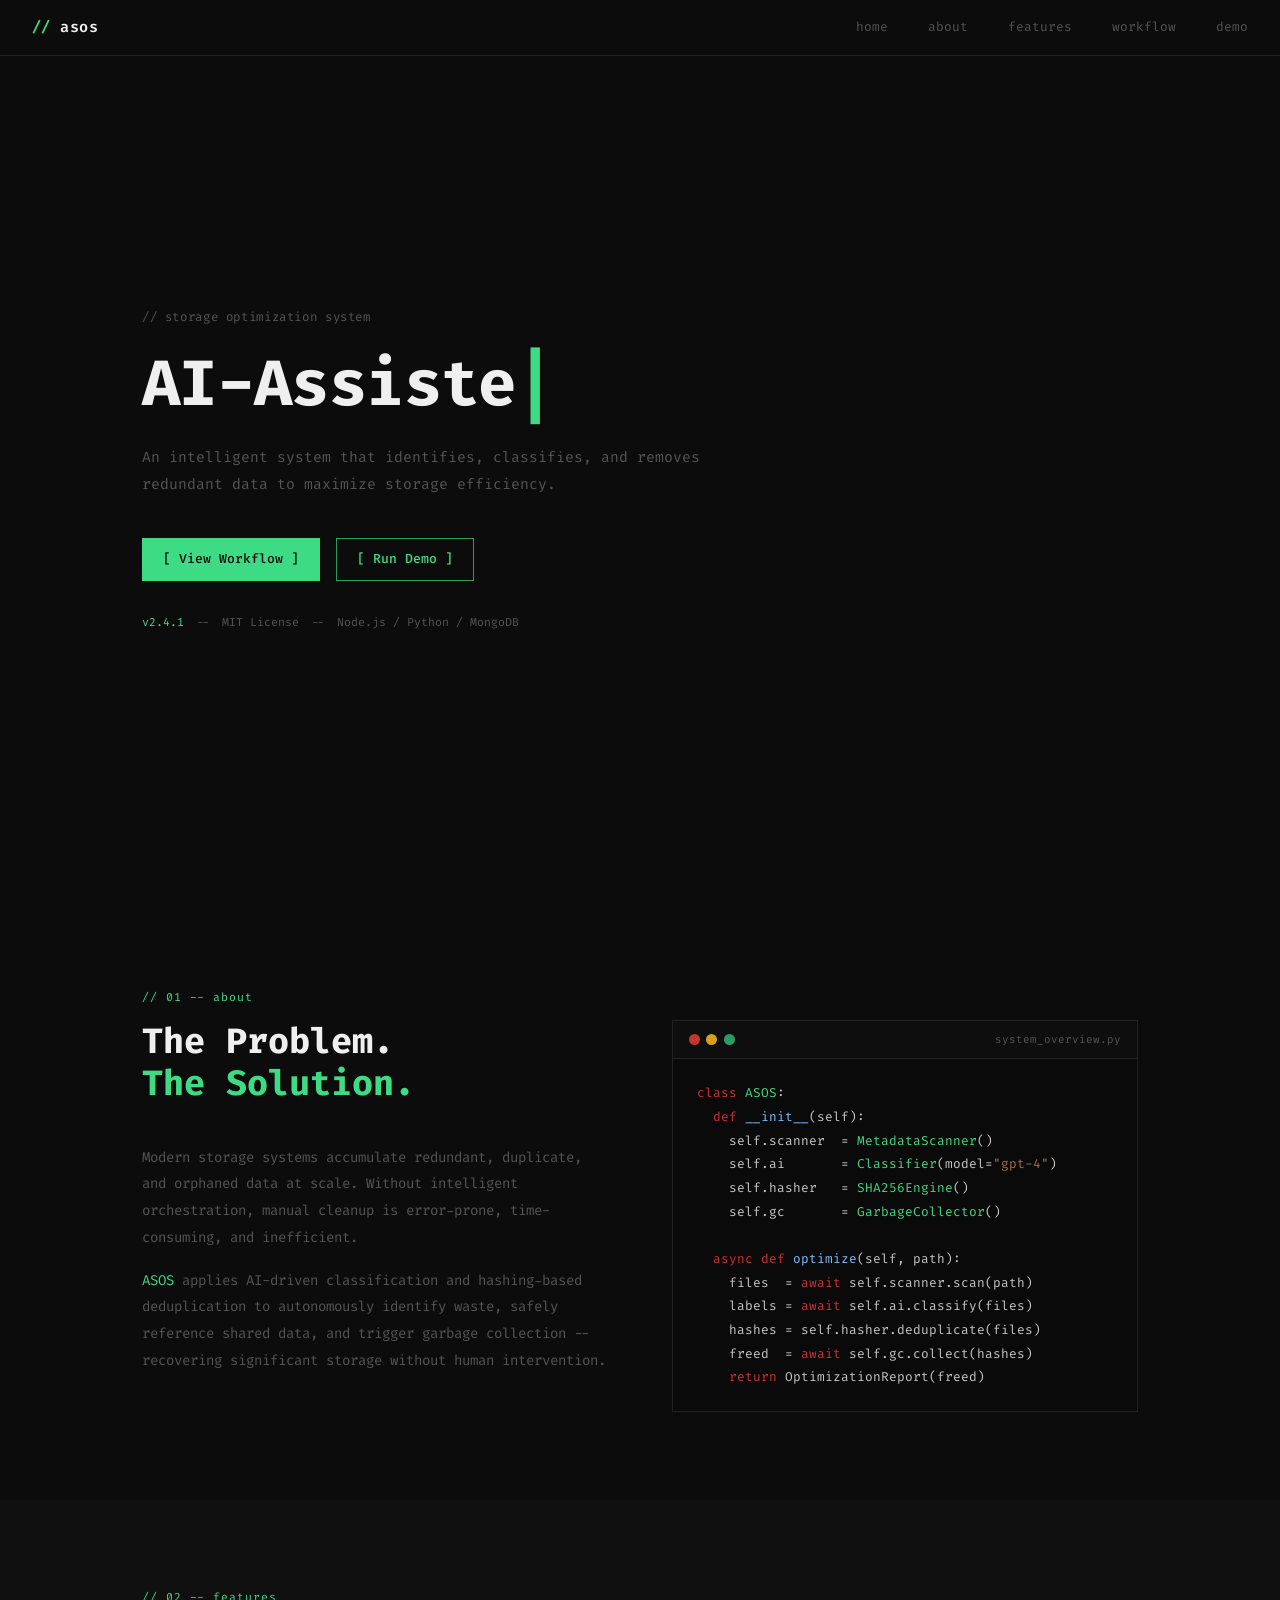
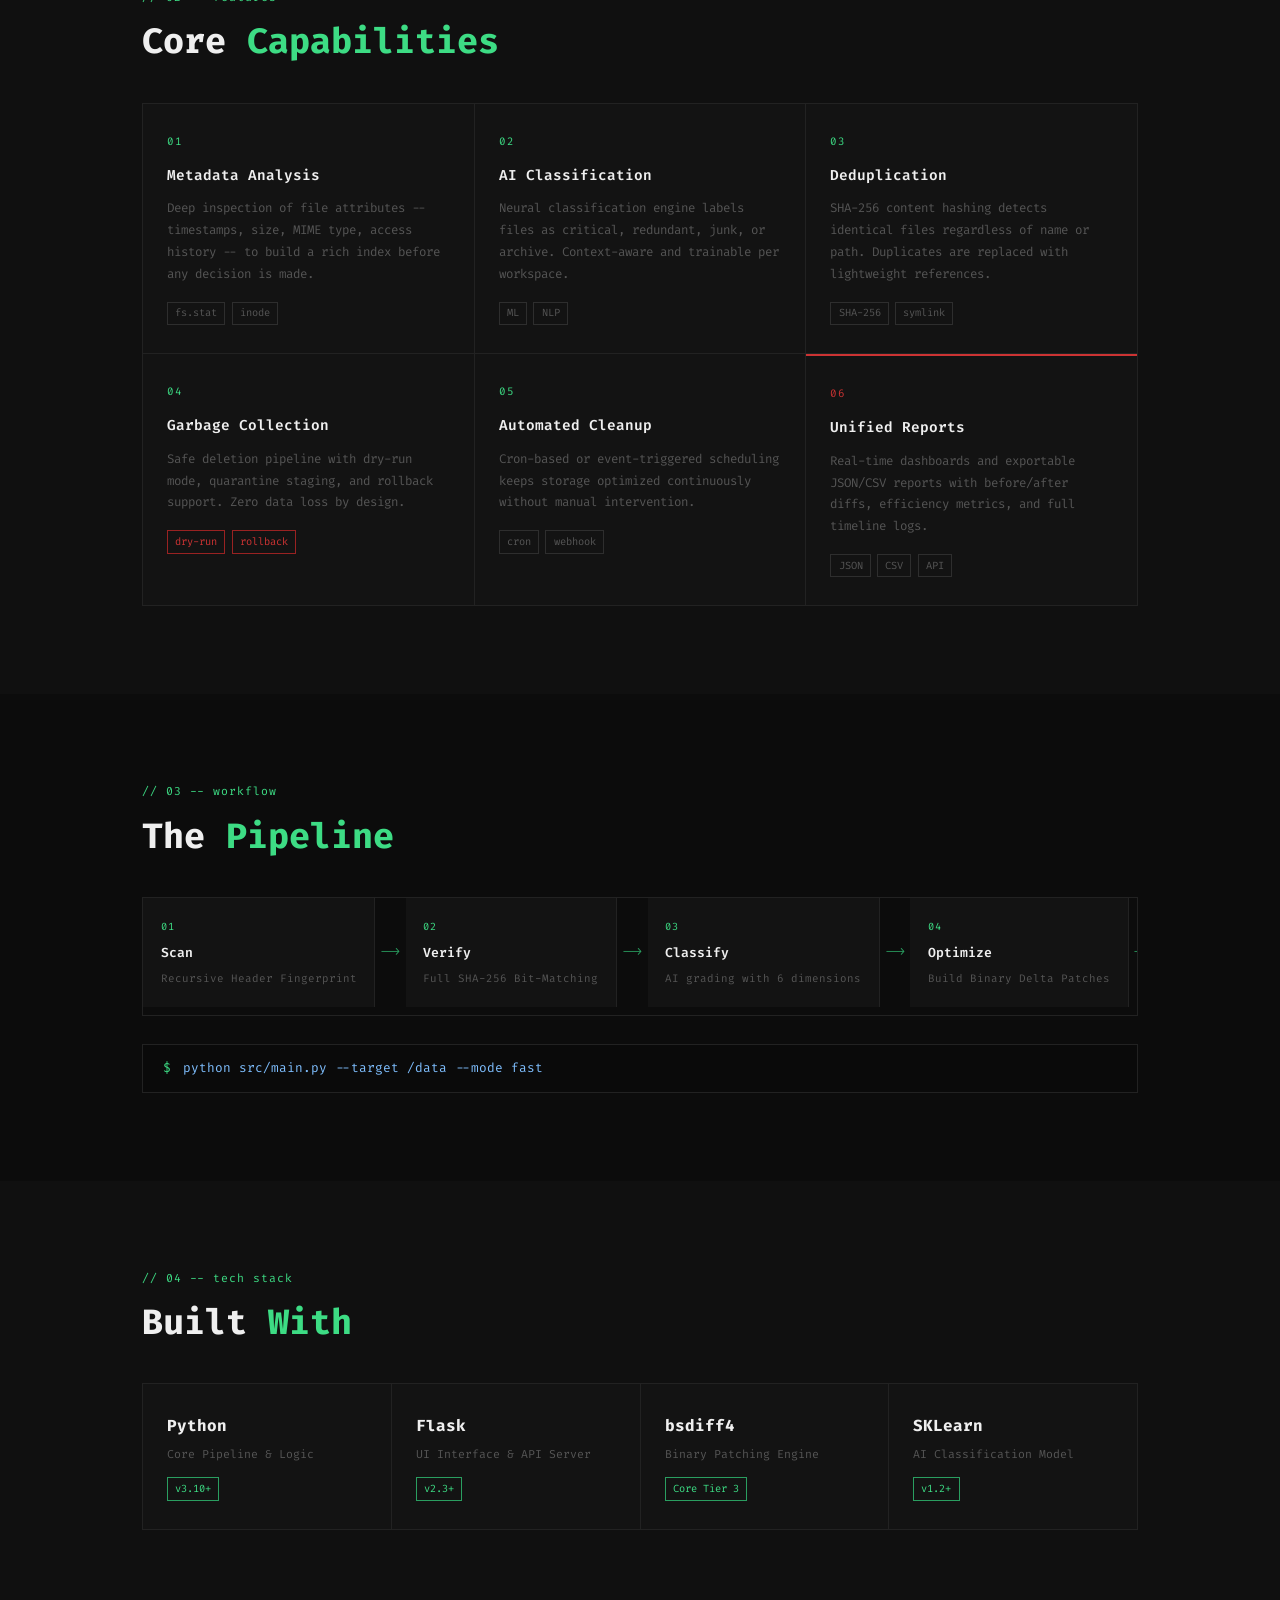
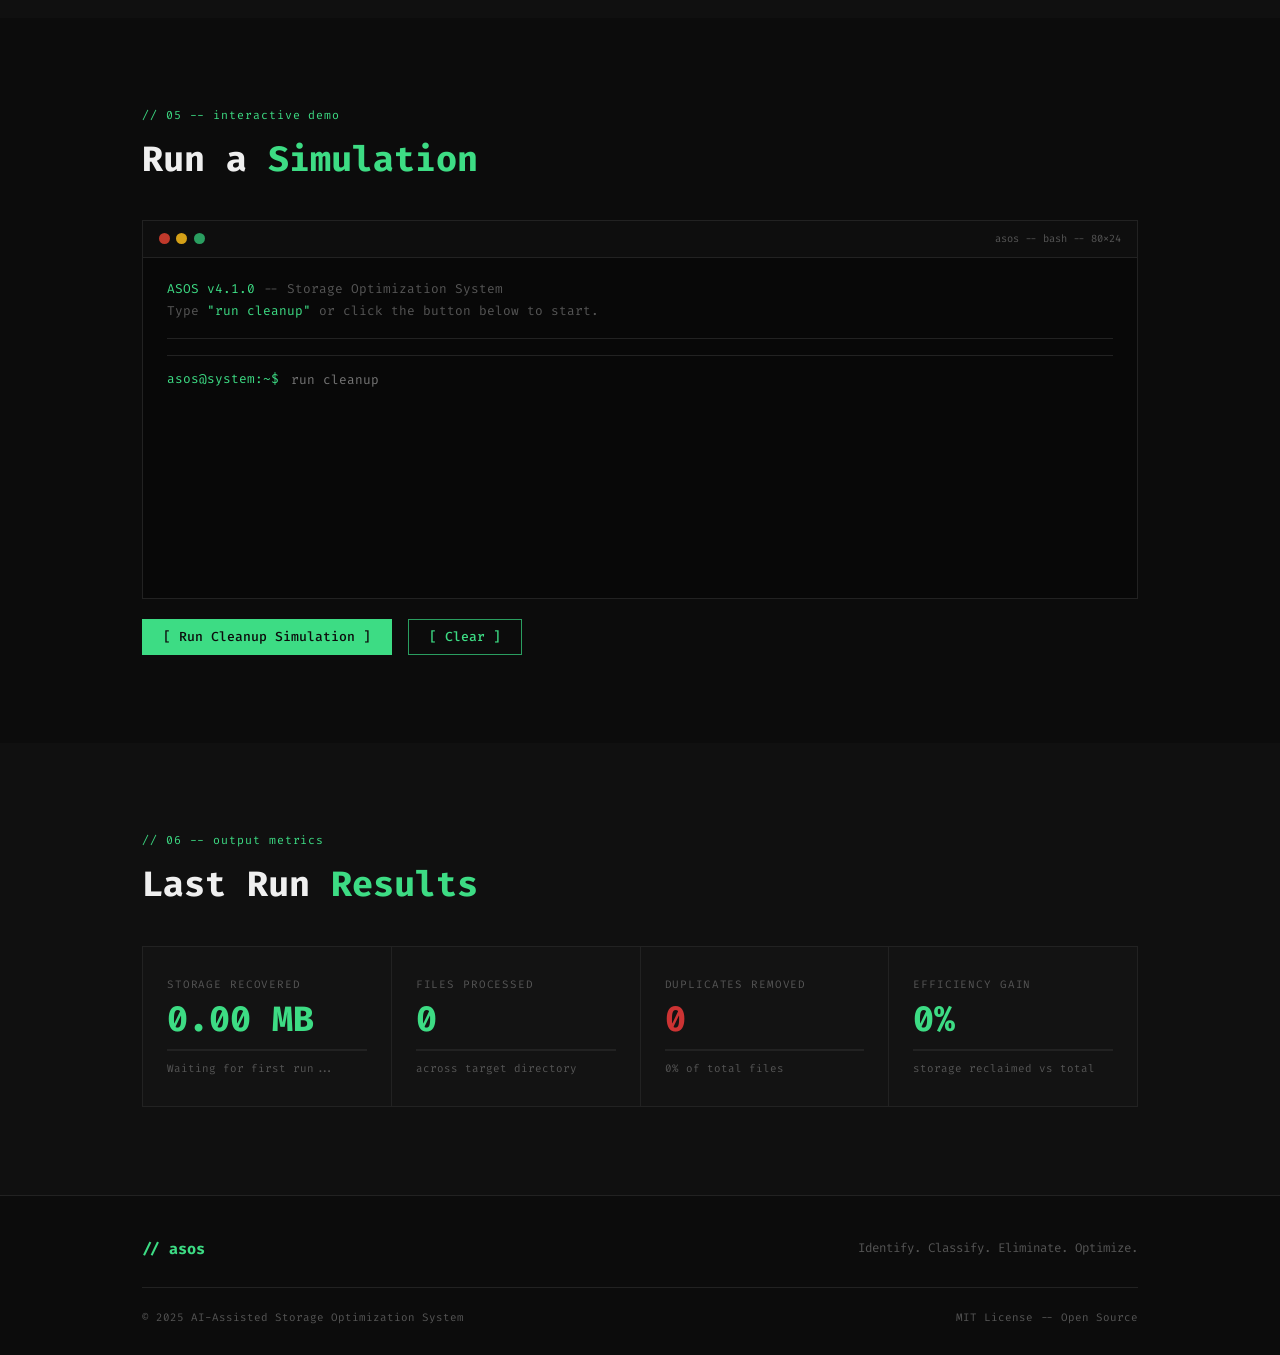
<file: Larpers/index.html>
<!DOCTYPE html>
<html lang="en">
<head>
  <meta charset="UTF-8" />
  <meta name="viewport" content="width=device-width, initial-scale=1.0" />
  <title>ASOS — AI-Assisted Storage Optimization System</title>
  <link rel="stylesheet" href="style.css" />
  <link rel="preconnect" href="https://fonts.googleapis.com" />
  <link href="https://fonts.googleapis.com/css2?family=Fira+Code:wght@300;400;500;600;700&display=swap" rel="stylesheet" />
</head>
<body>

  <!-- NAV -->
  <nav class="nav" id="nav">
    <div class="nav__logo">
      <span class="nav__slash">//</span> asos
    </div>
    <ul class="nav__links">
      <li><a href="/" class="dim">home</a></li>
      <li><a href="#about">about</a></li>
      <li><a href="#features">features</a></li>
      <li><a href="#workflow">workflow</a></li>
      <li><a href="#demo">demo</a></li>
    </ul>
    <button class="nav__hamburger" id="hamburger">[ menu ]</button>
  </nav>

  <div class="mobile-nav" id="mobileNav">
    <a href="/" class="mobile-nav__link">home</a>
    <a href="#about" class="mobile-nav__link">about</a>
    <a href="#features" class="mobile-nav__link">features</a>
    <a href="#workflow" class="mobile-nav__link">workflow</a>
    <a href="#demo" class="mobile-nav__link">demo</a>
  </div>

  <!-- HERO -->
  <section class="hero" id="hero">
    <div class="hero__content">
      <div class="hero__label">// storage optimization system</div>
      <h1 class="hero__title" id="typingTarget"></h1>
      <p class="hero__desc">
        An intelligent system that identifies, classifies, and removes<br />
        redundant data to maximize storage efficiency.
      </p>
      <div class="hero__actions">
        <a href="#workflow" class="btn btn--primary">[ View Workflow ]</a>
        <a href="#demo" class="btn btn--outline">[ Run Demo ]</a>
      </div>
      <div class="hero__meta">
        <span class="green">v2.4.1</span>
        <span class="dim">--</span>
        <span class="dim">MIT License</span>
        <span class="dim">--</span>
        <span class="dim">Node.js / Python / MongoDB</span>
      </div>
    </div>
  </section>

  <!-- ABOUT -->
  <section class="section" id="about">
    <div class="container">
      <div class="section-label">// 01 -- about</div>
      <div class="about__grid">
        <div class="about__text">
          <h2 class="section-title">The Problem.<br /><span class="green">The Solution.</span></h2>
          <p class="about__p">
            Modern storage systems accumulate redundant, duplicate, and orphaned
            data at scale. Without intelligent orchestration, manual cleanup is
            error-prone, time-consuming, and inefficient.
          </p>
          <p class="about__p">
            <span class="green">ASOS</span> applies AI-driven classification and
            hashing-based deduplication to autonomously identify waste, safely
            reference shared data, and trigger garbage collection -- recovering
            significant storage without human intervention.
          </p>
        </div>
        <div class="code-block">
          <div class="code-block__header">
            <div class="code-block__dots">
              <span class="cb-dot cb-dot--red"></span>
              <span class="cb-dot cb-dot--yellow"></span>
              <span class="cb-dot cb-dot--green"></span>
            </div>
            <span class="code-block__filename">system_overview.py</span>
          </div>
          <pre class="code-block__body"><code><span class="ck">class</span> <span class="cc">ASOS</span>:
  <span class="ck">def</span> <span class="cf">__init__</span>(self):
    self.scanner  = <span class="cc">MetadataScanner</span>()
    self.ai       = <span class="cc">Classifier</span>(model=<span class="cs">"gpt-4"</span>)
    self.hasher   = <span class="cc">SHA256Engine</span>()
    self.gc       = <span class="cc">GarbageCollector</span>()

  <span class="ck">async def</span> <span class="cf">optimize</span>(self, path):
    files  = <span class="ck">await</span> self.scanner.scan(path)
    labels = <span class="ck">await</span> self.ai.classify(files)
    hashes = self.hasher.deduplicate(files)
    freed  = <span class="ck">await</span> self.gc.collect(hashes)
    <span class="ck">return</span> OptimizationReport(freed)</code></pre>
        </div>
      </div>
    </div>
  </section>

  <!-- FEATURES -->
  <section class="section section--stripe" id="features">
    <div class="container">
      <div class="section-label">// 02 -- features</div>
      <h2 class="section-title">Core <span class="green">Capabilities</span></h2>
      <div class="features__grid">

        <div class="feat">
          <div class="feat__num">01</div>
          <h3 class="feat__title">Metadata Analysis</h3>
          <p class="feat__desc">Deep inspection of file attributes -- timestamps, size, MIME type, access history -- to build a rich index before any decision is made.</p>
          <div class="feat__tags"><span class="tag">fs.stat</span><span class="tag">inode</span></div>
        </div>

        <div class="feat">
          <div class="feat__num">02</div>
          <h3 class="feat__title">AI Classification</h3>
          <p class="feat__desc">Neural classification engine labels files as critical, redundant, junk, or archive. Context-aware and trainable per workspace.</p>
          <div class="feat__tags"><span class="tag">ML</span><span class="tag">NLP</span></div>
        </div>

        <div class="feat">
          <div class="feat__num">03</div>
          <h3 class="feat__title">Deduplication</h3>
          <p class="feat__desc">SHA-256 content hashing detects identical files regardless of name or path. Duplicates are replaced with lightweight references.</p>
          <div class="feat__tags"><span class="tag">SHA-256</span><span class="tag">symlink</span></div>
        </div>

        <div class="feat">
          <div class="feat__num">04</div>
          <h3 class="feat__title">Garbage Collection</h3>
          <p class="feat__desc">Safe deletion pipeline with dry-run mode, quarantine staging, and rollback support. Zero data loss by design.</p>
          <div class="feat__tags"><span class="tag tag--red">dry-run</span><span class="tag tag--red">rollback</span></div>
        </div>

        <div class="feat">
          <div class="feat__num">05</div>
          <h3 class="feat__title">Automated Cleanup</h3>
          <p class="feat__desc">Cron-based or event-triggered scheduling keeps storage optimized continuously without manual intervention.</p>
          <div class="feat__tags"><span class="tag">cron</span><span class="tag">webhook</span></div>
        </div>

        <div class="feat feat--accent">
          <div class="feat__num red">06</div>
          <h3 class="feat__title">Unified Reports</h3>
          <p class="feat__desc">Real-time dashboards and exportable JSON/CSV reports with before/after diffs, efficiency metrics, and full timeline logs.</p>
          <div class="feat__tags"><span class="tag">JSON</span><span class="tag">CSV</span><span class="tag">API</span></div>
        </div>

      </div>
    </div>
  </section>

  <!-- WORKFLOW -->
  <section class="section" id="workflow">
    <div class="container">
      <div class="section-label">// 03 -- workflow</div>
      <h2 class="section-title">The <span class="green">Pipeline</span></h2>

      <div class="pipeline">
        <div class="pipe-step" data-n="1"><span class="pipe-step__n">01</span><span class="pipe-step__name">Scan</span><span class="pipe-step__detail">Recursive Header Fingerprint</span></div>
        <div class="pipe-arrow">--&gt;</div>
        <div class="pipe-step" data-n="2"><span class="pipe-step__n">02</span><span class="pipe-step__name">Verify</span><span class="pipe-step__detail">Full SHA-256 Bit-Matching</span></div>
        <div class="pipe-arrow">--&gt;</div>
        <div class="pipe-step" data-n="3"><span class="pipe-step__n">03</span><span class="pipe-step__name">Classify</span><span class="pipe-step__detail">AI grading with 6 dimensions</span></div>
        <div class="pipe-arrow">--&gt;</div>
        <div class="pipe-step" data-n="4"><span class="pipe-step__n">04</span><span class="pipe-step__name">Optimize</span><span class="pipe-step__detail">Build Binary Delta Patches</span></div>
        <div class="pipe-arrow">--&gt;</div>
        <div class="pipe-step pipe-step--last" data-n="5"><span class="pipe-step__n">05</span><span class="pipe-step__name">GC</span><span class="pipe-step__detail">Safe Quarantine & Storage Release</span></div>
      </div>

      <div class="cmd-line">
        <span class="green">$</span>
        <span class="cmd-text">python src/main.py --target /data --mode fast</span>
      </div>
    </div>
  </section>

  <!-- TECH STACK -->
  <section class="section section--stripe" id="stack">
    <div class="container">
      <div class="section-label">// 04 -- tech stack</div>
      <h2 class="section-title">Built <span class="green">With</span></h2>
      <div class="stack__grid">
        <div class="stack-card">
          <div class="stack-card__name">Python</div>
          <div class="stack-card__role">Core Pipeline & Logic</div>
          <div class="stack-card__ver">v3.10+</div>
        </div>
        <div class="stack-card">
          <div class="stack-card__name">Flask</div>
          <div class="stack-card__role">UI Interface & API Server</div>
          <div class="stack-card__ver">v2.3+</div>
        </div>
        <div class="stack-card">
          <div class="stack-card__name">bsdiff4</div>
          <div class="stack-card__role">Binary Patching Engine</div>
          <div class="stack-card__ver">Core Tier 3</div>
        </div>
        <div class="stack-card">
          <div class="stack-card__name">SKLearn</div>
          <div class="stack-card__role">AI Classification Model</div>
          <div class="stack-card__ver">v1.2+</div>
        </div>
      </div>
    </div>
  </section>

  <!-- DEMO -->
  <section class="section" id="demo">
    <div class="container">
      <div class="section-label">// 05 -- interactive demo</div>
      <h2 class="section-title">Run a <span class="green">Simulation</span></h2>

      <div class="terminal" id="terminal">
        <div class="terminal__bar">
          <div class="terminal__dots">
            <span class="cb-dot cb-dot--red"></span>
            <span class="cb-dot cb-dot--yellow"></span>
            <span class="cb-dot cb-dot--green"></span>
          </div>
          <span class="terminal__title">asos -- bash -- 80x24</span>
        </div>
        <div class="terminal__body" id="terminalBody">
          <div class="terminal__welcome">
            <span class="green">ASOS v4.1.0</span> -- Storage Optimization System<br />
            Type <span class="green">"run cleanup"</span> or click the button below to start.
          </div>
          <div id="terminalOutput"></div>
          <div class="terminal__prompt-row">
            <span class="green">asos@system:~$</span>
            <input class="terminal__input" id="terminalInput" type="text" placeholder="run cleanup" autocomplete="off" spellcheck="false" />
          </div>
        </div>
      </div>

      <div class="demo__btns">
        <button class="btn btn--primary" id="runBtn">[ Run Cleanup Simulation ]</button>
        <button class="btn btn--outline" id="clearBtn">[ Clear ]</button>
      </div>
    </div>
  </section>

  <!-- STATS -->
  <section class="section section--stripe" id="stats">
    <div class="container">
      <div class="section-label">// 06 -- output metrics</div>
      <h2 class="section-title">Last Run <span class="green">Results</span></h2>
      <div class="stats__grid">
        <div class="stat">
          <div class="stat__label">Storage Recovered</div>
          <div class="stat__val green"><span class="counter" id="stat-storage-reclaimed" data-target="0" data-decimals="2" data-suffix=" MB">0</span></div>
          <div class="stat__bar"><div class="stat__fill" id="stat-bar-efficiency" style="--pct:0%"></div></div>
          <div class="stat__sub" id="stat-scanned-total">Waiting for first run...</div>
        </div>
        <div class="stat">
          <div class="stat__label">Files Processed</div>
          <div class="stat__val green"><span class="counter" id="stat-files-processed" data-target="0" data-decimals="0" data-suffix="">0</span></div>
          <div class="stat__bar"><div class="stat__fill" style="--pct:0%"></div></div>
          <div class="stat__sub">across target directory</div>
        </div>
        <div class="stat">
          <div class="stat__label">Duplicates Removed</div>
          <div class="stat__val red"><span class="counter" id="stat-duplicates-removed" data-target="0" data-decimals="0" data-suffix="">0</span></div>
          <div class="stat__bar"><div class="stat__fill stat__fill--red" id="stat-bar-duplicates" style="--pct:0%"></div></div>
          <div class="stat__sub" id="stat-duplicate-percent">0% of total files</div>
        </div>
        <div class="stat">
          <div class="stat__label">Efficiency Gain</div>
          <div class="stat__val green"><span class="counter" id="stat-efficiency-gain" data-target="0" data-decimals="0" data-suffix="%">0</span></div>
          <div class="stat__bar"><div class="stat__fill" id="stat-bar-total-gain" style="--pct:0%"></div></div>
          <div class="stat__sub">storage reclaimed vs total</div>
        </div>
      </div>
    </div>
  </section>

  <!-- FOOTER -->
  <footer class="footer">
    <div class="container">
      <div class="footer__inner">
        <div class="footer__brand"><span class="green">// asos</span></div>
        <div class="footer__tag dim">Identify. Classify. Eliminate. Optimize.</div>
      </div>
      <div class="footer__rule"></div>
      <div class="footer__bottom">
        <span class="dim">© 2025 AI-Assisted Storage Optimization System</span>
        <span class="dim">MIT License -- Open Source</span>
      </div>
    </div>
  </footer>

  <script src="scripts.js"></script>
</body>
</html>
</file>
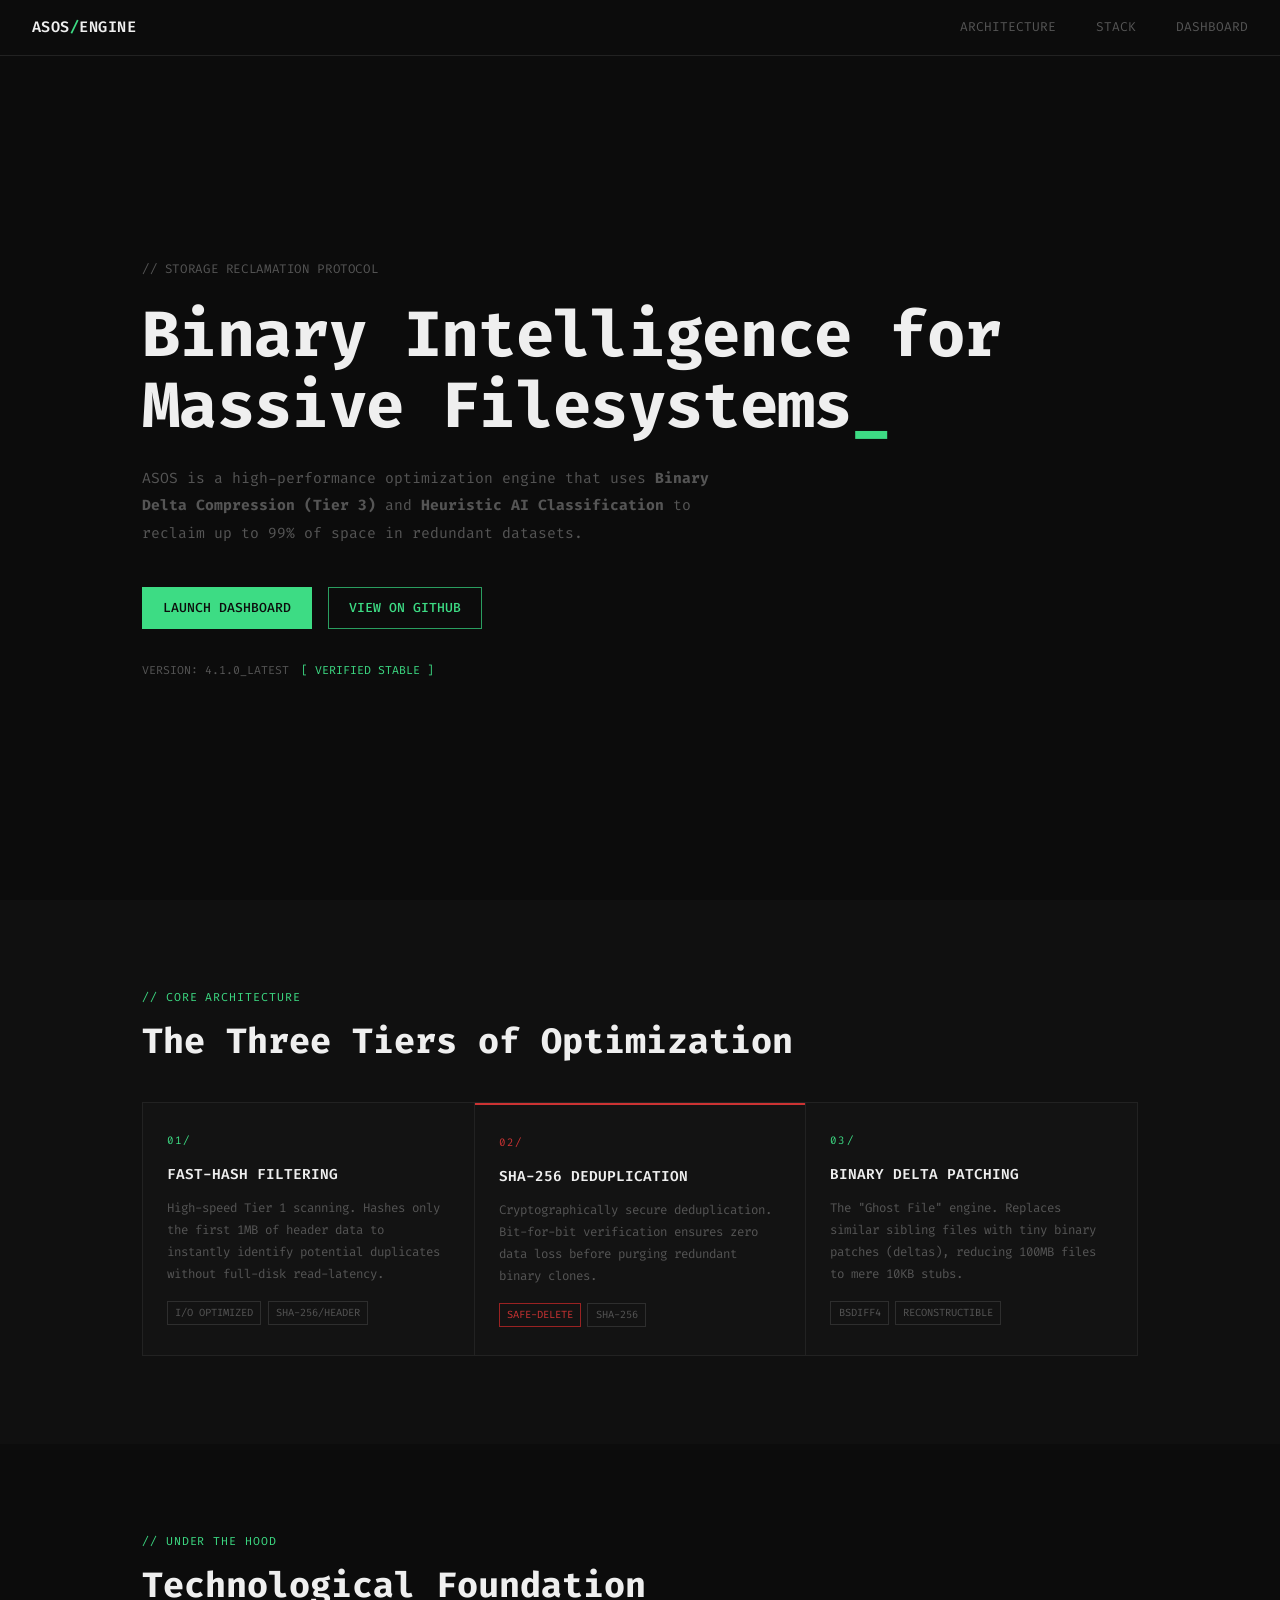
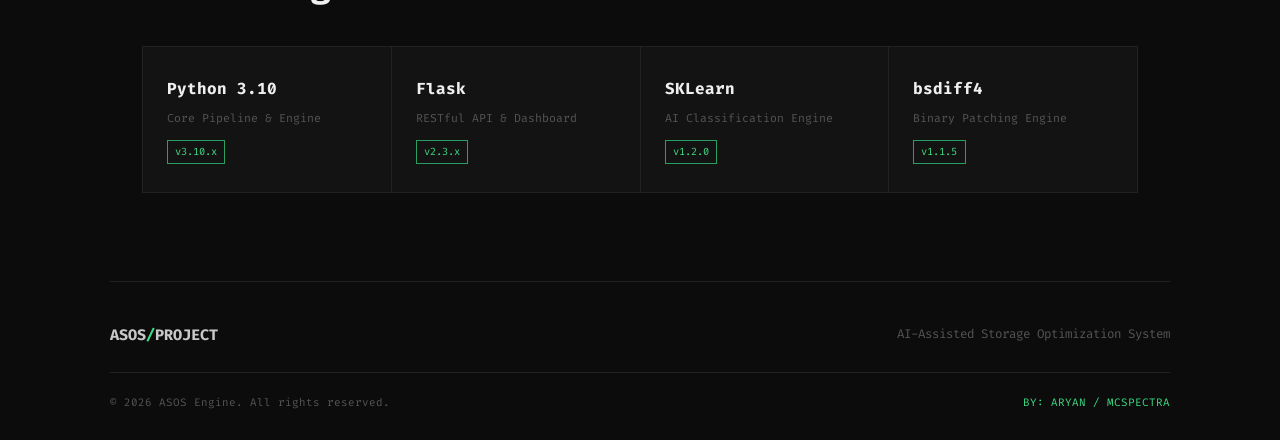
<file: Larpers/intro.html>
<!DOCTYPE html>
<html lang="en">
<head>
  <meta charset="UTF-8">
  <meta name="viewport" content="width=device-width, initial-scale=1.0">
  <title>ASOS — AI-Assisted Storage Optimization System</title>
  <link rel="stylesheet" href="style.css">
  <link href="https://fonts.googleapis.com/css2?family=Fira+Code:wght@300;400;500;600;700&display=swap" rel="stylesheet">
</head>
<body>

  <!-- Navigation -->
  <nav class="nav">
    <div class="nav__logo">ASOS<span class="nav__slash">/</span>ENGINE</div>
    <ul class="nav__links">
      <li><a href="#tiers">ARCHITECTURE</a></li>
      <li><a href="#tech">STACK</a></li>
      <li><a href="/dashboard" class="green">DASHBOARD</a></li>
    </ul>
    <button class="nav__hamburger">[ MENU ]</button>
  </nav>

  <!-- Hero Section -->
  <header class="hero">
    <div class="hero__label">// STORAGE RECLAMATION PROTOCOL</div>
    <h1 class="hero__title">
      Binary Intelligence for Massive Filesystems<span class="cursor">_</span>
    </h1>
    <p class="hero__desc">
      ASOS is a high-performance optimization engine that uses <b>Binary Delta Compression (Tier 3)</b> and <b>Heuristic AI Classification</b> to reclaim up to 99% of space in redundant datasets.
    </p>
    <div class="hero__actions">
      <a href="/dashboard" class="btn btn--primary">LAUNCH DASHBOARD</a>
      <a href="https://github.com" target="_blank" class="btn btn--outline">VIEW ON GITHUB</a>
    </div>
    <div class="hero__meta">
      <span class="dim">VERSION: 4.1.0_LATEST</span>
      <span class="green">[ VERIFIED STABLE ]</span>
    </div>
  </header>

  <!-- Optimization Tiers Section -->
  <section id="tiers" class="section section--stripe">
    <div class="container">
      <div class="section-label">// CORE ARCHITECTURE</div>
      <h2 class="section-title">The Three Tiers of Optimization</h2>
      
      <div class="features__grid">
        <!-- Tier 1 -->
        <div class="feat">
          <div class="feat__num">01/</div>
          <h3 class="feat__title">FAST-HASH FILTERING</h3>
          <p class="feat__desc">High-speed Tier 1 scanning. Hashes only the first 1MB of header data to instantly identify potential duplicates without full-disk read-latency.</p>
          <div class="feat__tags">
            <span class="tag">I/O OPTIMIZED</span>
            <span class="tag">SHA-256/HEADER</span>
          </div>
        </div>

        <!-- Tier 2 -->
        <div class="feat feat--accent">
          <div class="feat__num red">02/</div>
          <h3 class="feat__title">SHA-256 DEDUPLICATION</h3>
          <p class="feat__desc">Cryptographically secure deduplication. Bit-for-bit verification ensures zero data loss before purging redundant binary clones.</p>
          <div class="feat__tags">
            <span class="tag tag--red">SAFE-DELETE</span>
            <span class="tag">SHA-256</span>
          </div>
        </div>

        <!-- Tier 3 -->
        <div class="feat">
          <div class="feat__num">03/</div>
          <h3 class="feat__title">BINARY DELTA PATCHING</h3>
          <p class="feat__desc">The "Ghost File" engine. Replaces similar sibling files with tiny binary patches (deltas), reducing 100MB files to mere 10KB stubs.</p>
          <div class="feat__tags">
            <span class="tag">BSDIFF4</span>
            <span class="tag">RECONSTRUCTIBLE</span>
          </div>
        </div>
      </div>
    </div>
  </section>

  <!-- Technical Stack -->
  <section id="tech" class="section">
    <div class="container">
      <div class="section-label">// UNDER THE HOOD</div>
      <h2 class="section-title">Technological Foundation</h2>
      
      <div class="stack__grid">
        <div class="stack-card">
          <div class="stack-card__name">Python 3.10</div>
          <div class="stack-card__role">Core Pipeline & Engine</div>
          <div class="stack-card__ver">v3.10.x</div>
        </div>
        <div class="stack-card">
          <div class="stack-card__name">Flask</div>
          <div class="stack-card__role">RESTful API & Dashboard</div>
          <div class="stack-card__ver">v2.3.x</div>
        </div>
        <div class="stack-card">
          <div class="stack-card__name">SKLearn</div>
          <div class="stack-card__role">AI Classification Engine</div>
          <div class="stack-card__ver">v1.2.0</div>
        </div>
        <div class="stack-card">
          <div class="stack-card__name">bsdiff4</div>
          <div class="stack-card__role">Binary Patching Engine</div>
          <div class="stack-card__ver">v1.1.5</div>
        </div>
      </div>
    </div>
  </section>

  <!-- Footer -->
  <footer class="footer container">
    <div class="footer__inner">
      <div class="footer__brand">ASOS<span class="green">/</span>PROJECT</div>
      <div class="footer__tag dim">AI-Assisted Storage Optimization System</div>
    </div>
    <div class="footer__rule"></div>
    <div class="footer__bottom">
      <span class="dim">&copy; 2026 ASOS Engine. All rights reserved.</span>
      <span class="green">BY: ARYAN / MCSPECTRA</span>
    </div>
  </footer>

</body>
</html>
</file>
<file: Larpers/style.css>
/* ══════════════════════════════════════
   ASOS -- style.css
   Dark / Fira Code / Green + Red only
══════════════════════════════════════ */

:root {
  --bg:        #0c0c0c;
  --bg-stripe: #101010;
  --bg-card:   #131313;
  --border:    #222222;
  --border-hi: #2e2e2e;
  --green:     #3ddc84;   /* muted material green */
  --green-dim: #2a9e60;
  --red:       #cc3333;   /* muted red */
  --red-dim:   #992222;
  --text:      #c8c8c8;
  --text-dim:  #555555;
  --text-hi:   #efefef;
  --font:      'Fira Code', 'Courier New', monospace;
  --nav-h:     56px;
  --ease:      0.18s ease;
}

/* ── RESET ── */
*, *::before, *::after { box-sizing: border-box; margin: 0; padding: 0; }
html { scroll-behavior: smooth; }
body {
  background: var(--bg);
  color: var(--text);
  font-family: var(--font);
  font-size: 14px;
  line-height: 1.75;
  overflow-x: hidden;
}
a { color: inherit; text-decoration: none; }
button { font-family: var(--font); cursor: pointer; border: none; background: none; }
pre, code { font-family: var(--font); }

/* ── SCROLLBAR ── */
::-webkit-scrollbar { width: 5px; }
::-webkit-scrollbar-track { background: var(--bg); }
::-webkit-scrollbar-thumb { background: var(--border-hi); }
::-webkit-scrollbar-thumb:hover { background: var(--green-dim); }

/* ── COLOUR HELPERS ── */
.green { color: var(--green); }
.red   { color: var(--red); }
.dim   { color: var(--text-dim); }

/* ── CODE-BLOCK DOTS ── */
.cb-dot { display: inline-block; width: 11px; height: 11px; border-radius: 50%; }
.cb-dot--red    { background: #c0392b; }
.cb-dot--yellow { background: #d4a017; }
.cb-dot--green  { background: var(--green-dim); }

/* ── NAV ── */
.nav {
  position: fixed; top: 0; left: 0; right: 0; z-index: 100;
  height: var(--nav-h);
  display: flex; align-items: center; justify-content: space-between;
  padding: 0 2rem;
  background: var(--bg);
  border-bottom: 1px solid var(--border);
}
.nav__logo {
  font-size: 0.95rem;
  font-weight: 600;
  color: var(--text-hi);
  letter-spacing: 0.03em;
}
.nav__slash { color: var(--green); }

.nav__links {
  display: flex; gap: 2.5rem; list-style: none;
}
.nav__links a {
  font-size: 0.8rem;
  color: var(--text-dim);
  transition: color var(--ease);
}
.nav__links a:hover { color: var(--green); }

.nav__hamburger {
  display: none;
  font-size: 0.8rem;
  color: var(--text-dim);
  padding: 4px 8px;
  border: 1px solid var(--border);
}
.nav__hamburger:hover { color: var(--green); border-color: var(--green-dim); }

.mobile-nav {
  display: none;
  flex-direction: column;
  position: fixed; top: var(--nav-h); left: 0; right: 0;
  background: var(--bg);
  border-bottom: 1px solid var(--border);
  z-index: 99; padding: 1rem 2rem; gap: 0.75rem;
  transform: translateY(-110%);
  transition: transform 0.25s ease;
}
.mobile-nav.open { display: flex; transform: translateY(0); }
.mobile-nav__link {
  font-size: 0.82rem; color: var(--text-dim);
  padding: 0.4rem 0;
  border-bottom: 1px solid var(--border);
}
.mobile-nav__link:hover { color: var(--green); }

/* ── CONTAINER ── */
.container { max-width: 1060px; margin: 0 auto; padding: 0 2rem; }

/* ── BUTTONS ── */
.btn {
  display: inline-block;
  padding: 0.55rem 1.25rem;
  font-family: var(--font);
  font-size: 0.82rem;
  font-weight: 500;
  transition: all var(--ease);
  cursor: pointer;
}
.btn--primary {
  background: var(--green);
  color: #0c0c0c;
  border: 1px solid var(--green);
}
.btn--primary:hover {
  background: var(--green-dim);
  border-color: var(--green-dim);
}
.btn--outline {
  background: transparent;
  color: var(--green);
  border: 1px solid var(--green-dim);
}
.btn--outline:hover {
  background: #3ddc8411;
  border-color: var(--green);
}

/* ── SECTION BASE ── */
.section { padding: 5.5rem 0; }
.section--stripe { background: var(--bg-stripe); }

.section-label {
  font-size: 0.72rem;
  color: var(--green);
  letter-spacing: 0.08em;
  margin-bottom: 0.75rem;
}
.section-title {
  font-size: clamp(1.5rem, 4vw, 2.2rem);
  font-weight: 700;
  color: var(--text-hi);
  line-height: 1.2;
  margin-bottom: 2.5rem;
}

/* ── HERO ── */
.hero {
  min-height: 100vh;
  display: flex; flex-direction: column;
  justify-content: center;
  padding: calc(var(--nav-h) + 3rem) 2rem 4rem;
  max-width: 1060px;
  margin: 0 auto;
}
.hero__label {
  font-size: 0.78rem;
  color: var(--text-dim);
  margin-bottom: 1.25rem;
  letter-spacing: 0.05em;
}
.hero__title {
  font-size: clamp(2rem, 6vw, 4rem);
  font-weight: 700;
  color: var(--text-hi);
  line-height: 1.1;
  margin-bottom: 1.5rem;
  min-height: 1.1em;
  letter-spacing: -0.01em;
}
.hero__title .cursor {
  color: var(--green);
  animation: blink 1s step-end infinite;
}
@keyframes blink { 0%,100%{opacity:1} 50%{opacity:0} }

.hero__desc {
  font-size: 0.92rem;
  color: var(--text-dim);
  max-width: 580px;
  margin-bottom: 2.5rem;
  line-height: 1.85;
}
.hero__actions {
  display: flex; gap: 1rem; flex-wrap: wrap;
  margin-bottom: 2rem;
}
.hero__meta {
  display: flex; gap: 0.75rem; flex-wrap: wrap;
  font-size: 0.72rem;
  color: var(--text-dim);
  align-items: center;
}

/* ── ABOUT ── */
.about__grid {
  display: grid;
  grid-template-columns: 1fr 1fr;
  gap: 4rem;
  align-items: start;
}
.about__p {
  font-size: 0.88rem;
  color: var(--text-dim);
  margin-bottom: 1rem;
  line-height: 1.9;
}

/* CODE BLOCK */
.code-block {
  border: 1px solid var(--border);
}
.code-block__header {
  display: flex; align-items: center; gap: 0.5rem;
  padding: 0.55rem 1rem;
  background: #0e0e0e;
  border-bottom: 1px solid var(--border);
}
.code-block__dots { display: flex; gap: 0.4rem; }
.code-block__filename {
  margin-left: auto;
  font-size: 0.68rem;
  color: var(--text-dim);
}
.code-block__body {
  background: #0a0a0a;
  padding: 1.4rem 1.5rem;
  font-size: 0.8rem;
  line-height: 1.85;
  overflow-x: auto;
}
.code-block:hover { border-color: var(--green-dim); }

/* syntax */
.ck { color: var(--red); }
.cc { color: var(--green); }
.cf { color: #7fbfff; }
.cs { color: #a87040; }

/* ── FEATURES ── */
.features__grid {
  display: grid;
  grid-template-columns: repeat(3, 1fr);
  gap: 1px;
  background: var(--border);
  border: 1px solid var(--border);
}
.feat {
  background: var(--bg-card);
  padding: 1.75rem 1.5rem;
  position: relative;
  transition: background var(--ease);
}
.feat:hover { background: #171717; }
.feat--accent { border-top: 2px solid var(--red); }

.feat__num {
  font-size: 0.68rem;
  color: var(--green);
  margin-bottom: 0.75rem;
  letter-spacing: 0.1em;
}
.feat__num.red { color: var(--red); }
.feat__title {
  font-size: 0.9rem;
  font-weight: 600;
  color: var(--text-hi);
  margin-bottom: 0.65rem;
}
.feat__desc {
  font-size: 0.78rem;
  color: var(--text-dim);
  line-height: 1.75;
  margin-bottom: 1rem;
}
.feat__tags { display: flex; gap: 0.4rem; flex-wrap: wrap; }
.tag {
  padding: 0.1rem 0.45rem;
  border: 1px solid var(--border-hi);
  font-size: 0.65rem;
  color: var(--text-dim);
}
.tag--red { border-color: var(--red-dim); color: var(--red); }

/* ── PIPELINE ── */
.pipeline {
  display: flex;
  align-items: stretch;
  gap: 0;
  overflow-x: auto;
  padding-bottom: 0.5rem;
  margin-bottom: 1.75rem;
  border: 1px solid var(--border);
}
.pipe-step {
  flex: 0 0 auto;
  display: flex; flex-direction: column;
  padding: 1.25rem 1.1rem;
  min-width: 120px;
  background: var(--bg-card);
  border-right: 1px solid var(--border);
  transition: background var(--ease);
  opacity: 0;
  transform: translateY(12px);
}
.pipe-step.visible {
  opacity: 1;
  transform: translateY(0);
  transition: opacity 0.35s ease, transform 0.35s ease, background var(--ease);
}
.pipe-step:hover { background: #171717; }
.pipe-step--last { border-right: none; }

.pipe-step__n {
  font-size: 0.65rem; color: var(--green);
  margin-bottom: 0.4rem; letter-spacing: 0.1em;
}
.pipe-step__name {
  font-size: 0.82rem; font-weight: 600;
  color: var(--text-hi); margin-bottom: 0.35rem;
}
.pipe-step__detail {
  font-size: 0.68rem; color: var(--text-dim);
  line-height: 1.5;
}
.pipe-arrow {
  flex: 0 0 auto;
  align-self: center;
  padding: 0 0.3rem;
  font-size: 0.72rem;
  color: var(--green-dim);
}

.cmd-line {
  display: flex; gap: 0.75rem; align-items: center;
  padding: 0.75rem 1.25rem;
  background: #0a0a0a;
  border: 1px solid var(--border);
  font-size: 0.8rem;
  overflow-x: auto;
}
.cmd-text { color: #7fbfff; }

/* ── STACK ── */
.stack__grid {
  display: grid;
  grid-template-columns: repeat(4, 1fr);
  gap: 1px;
  background: var(--border);
  border: 1px solid var(--border);
}
.stack-card {
  background: var(--bg-card);
  padding: 1.75rem 1.5rem;
  transition: background var(--ease);
}
.stack-card:hover { background: #171717; }
.stack-card__name {
  font-size: 1rem; font-weight: 700;
  color: var(--text-hi); margin-bottom: 0.4rem;
}
.stack-card__role {
  font-size: 0.72rem; color: var(--text-dim);
  margin-bottom: 0.75rem; line-height: 1.5;
}
.stack-card__ver {
  display: inline-block;
  padding: 0.1rem 0.45rem;
  border: 1px solid var(--green-dim);
  font-size: 0.65rem;
  color: var(--green);
}

/* ── TERMINAL ── */
.terminal {
  background: #080808;
  border: 1px solid var(--border);
  margin-bottom: 1.25rem;
}
.terminal__bar {
  display: flex; align-items: center; gap: 0.5rem;
  padding: 0.55rem 1rem;
  background: #0e0e0e;
  border-bottom: 1px solid var(--border);
}
.terminal__dots { display: flex; gap: 0.4rem; }
.terminal__title {
  margin-left: auto;
  font-size: 0.65rem; color: var(--text-dim);
}
.terminal__body {
  padding: 1.25rem 1.5rem;
  min-height: 340px;
  max-height: 460px;
  overflow-y: auto;
  font-size: 0.8rem;
}
.terminal__welcome {
  color: var(--text-dim);
  margin-bottom: 1rem;
  line-height: 1.75;
  border-bottom: 1px solid var(--border);
  padding-bottom: 1rem;
}
.t-line {
  display: block; line-height: 1.7;
  animation: fadeIn 0.08s ease;
}
@keyframes fadeIn { from{opacity:0} to{opacity:1} }
.t-cmd  { color: var(--green); }
.t-info { color: var(--text-dim); }
.t-ok   { color: var(--green); }
.t-warn { color: #c8960c; }
.t-err  { color: var(--red); }
.t-data { color: #7fbfff; }
.t-head { color: var(--text-hi); font-weight: 600; }
.t-blank { opacity: 0; user-select: none; }

.terminal__prompt-row {
  display: flex; gap: 0.75rem; align-items: center;
  border-top: 1px solid var(--border);
  padding-top: 0.75rem; margin-top: 0.5rem;
}
.terminal__input {
  flex: 1; background: none; border: none; outline: none;
  font-family: var(--font); font-size: 0.8rem;
  color: var(--text-hi); caret-color: var(--green);
}
.demo__btns { display: flex; gap: 1rem; flex-wrap: wrap; }

/* ── STATS ── */
.stats__grid {
  display: grid;
  grid-template-columns: repeat(4, 1fr);
  gap: 1px;
  background: var(--border);
  border: 1px solid var(--border);
}
.stat {
  background: var(--bg-card);
  padding: 1.75rem 1.5rem;
  transition: background var(--ease);
}
.stat:hover { background: #171717; }
.stat__label {
  font-size: 0.68rem; color: var(--text-dim);
  text-transform: uppercase; letter-spacing: 0.08em;
  margin-bottom: 0.5rem;
}
.stat__val {
  font-size: clamp(1.6rem, 3vw, 2.2rem);
  font-weight: 700; margin-bottom: 0.75rem;
  line-height: 1;
}
.stat__val.green { color: var(--green); }
.stat__val.red   { color: var(--red); }
.stat__bar {
  height: 2px; background: var(--border);
  margin-bottom: 0.5rem; overflow: hidden;
}
.stat__fill {
  height: 100%; width: var(--pct);
  background: var(--green);
  transform: scaleX(0); transform-origin: left;
  transition: transform 1.2s cubic-bezier(0.16,1,0.3,1);
}
.stat__fill--red { background: var(--red); }
.stat__fill.animated { transform: scaleX(1); }
.stat__sub { font-size: 0.68rem; color: var(--text-dim); }

/* ── FOOTER ── */
.footer {
  border-top: 1px solid var(--border);
  padding: 2.5rem 0 1.75rem;
}
.footer__inner {
  display: flex; align-items: center; justify-content: space-between;
  flex-wrap: wrap; gap: 0.75rem;
  margin-bottom: 1.5rem;
}
.footer__brand { font-size: 0.95rem; font-weight: 700; }
.footer__tag { font-size: 0.78rem; }
.footer__rule { height: 1px; background: var(--border); margin-bottom: 1.25rem; }
.footer__bottom {
  display: flex; justify-content: space-between; flex-wrap: wrap;
  gap: 0.5rem; font-size: 0.68rem;
}

/* ── RESPONSIVE ── */
@media (max-width: 1024px) {
  .features__grid { grid-template-columns: repeat(2, 1fr); }
  .stack__grid { grid-template-columns: repeat(2, 1fr); }
  .stats__grid { grid-template-columns: repeat(2, 1fr); }
  .about__grid { grid-template-columns: 1fr; gap: 2.5rem; }
}
@media (max-width: 768px) {
  .nav__links { display: none; }
  .nav__hamburger { display: block; }
  .features__grid { grid-template-columns: 1fr; }
  .section { padding: 4rem 0; }
  .hero__desc br { display: none; }
}
@media (max-width: 560px) {
  .stats__grid { grid-template-columns: 1fr; }
  .stack__grid { grid-template-columns: 1fr; }
  .hero__actions { flex-direction: column; }
  .demo__btns { flex-direction: column; }
  .footer__inner { flex-direction: column; align-items: flex-start; }
}
</file>
